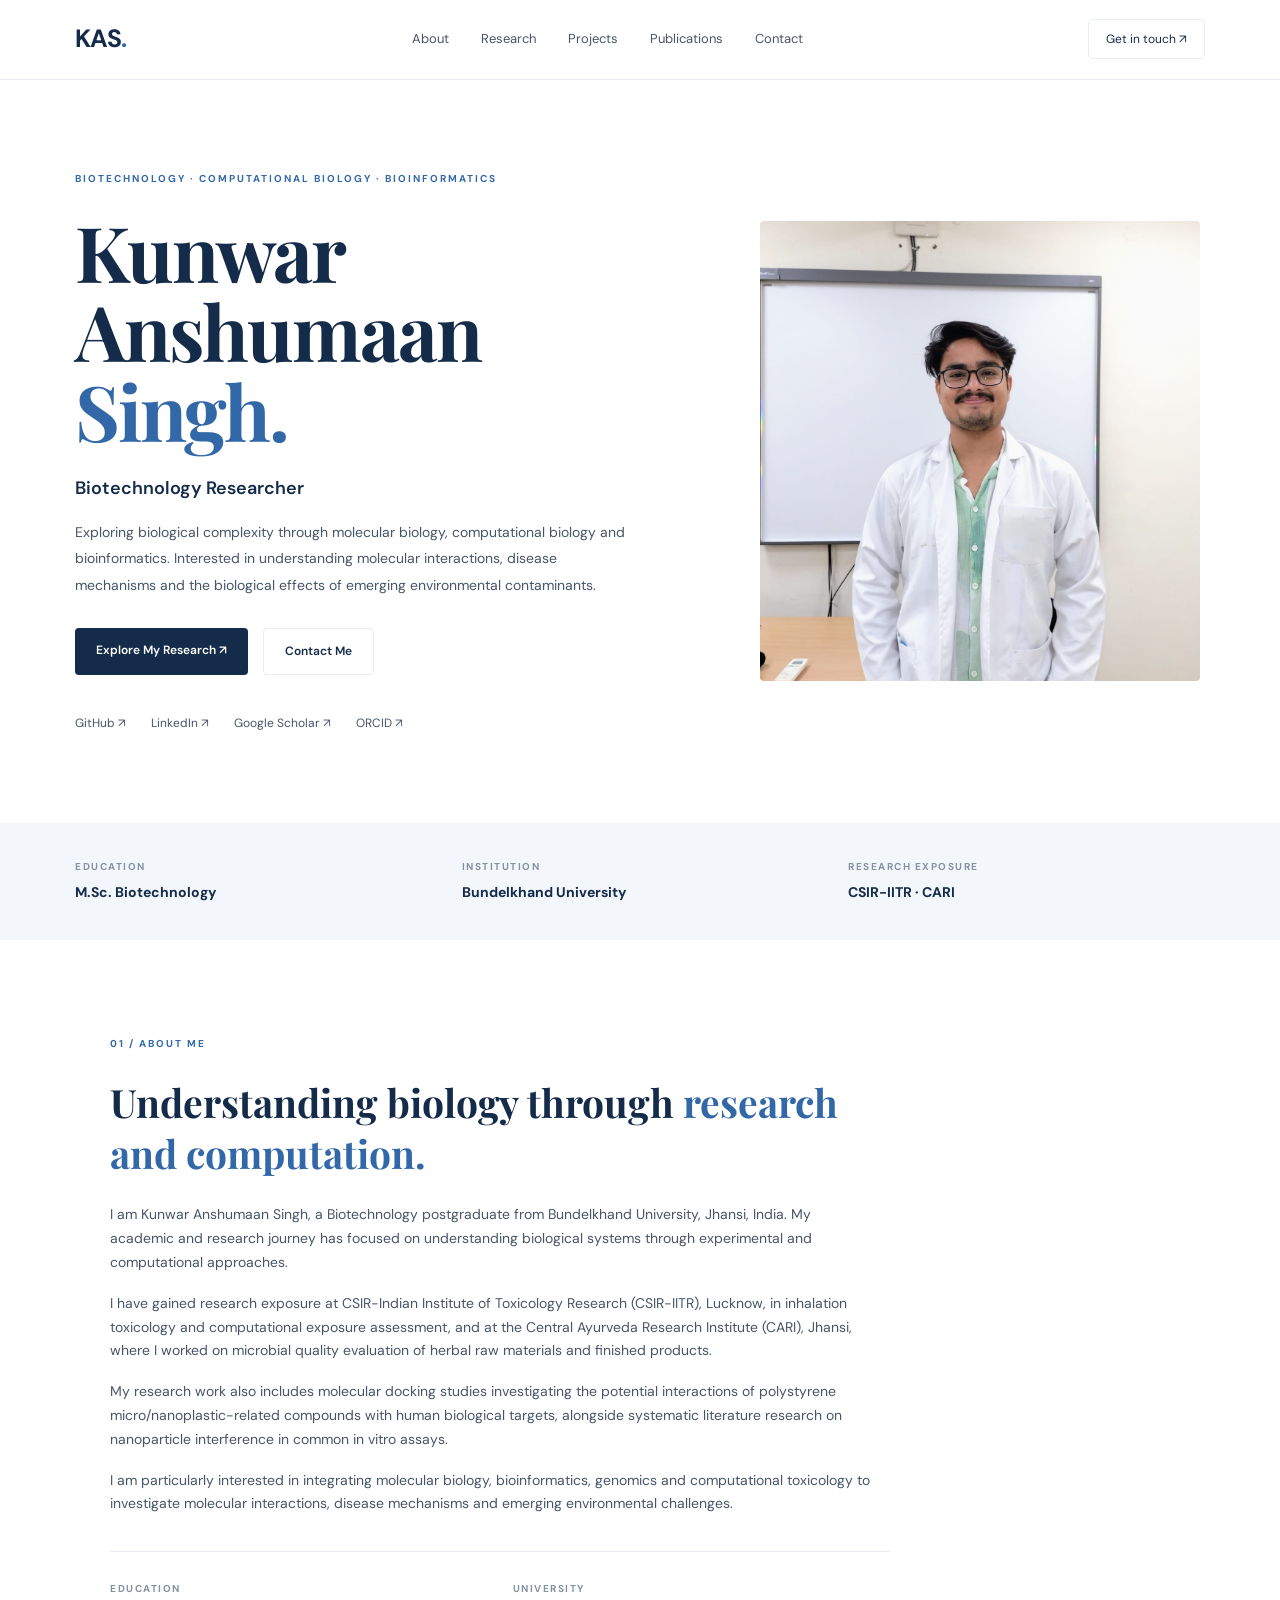
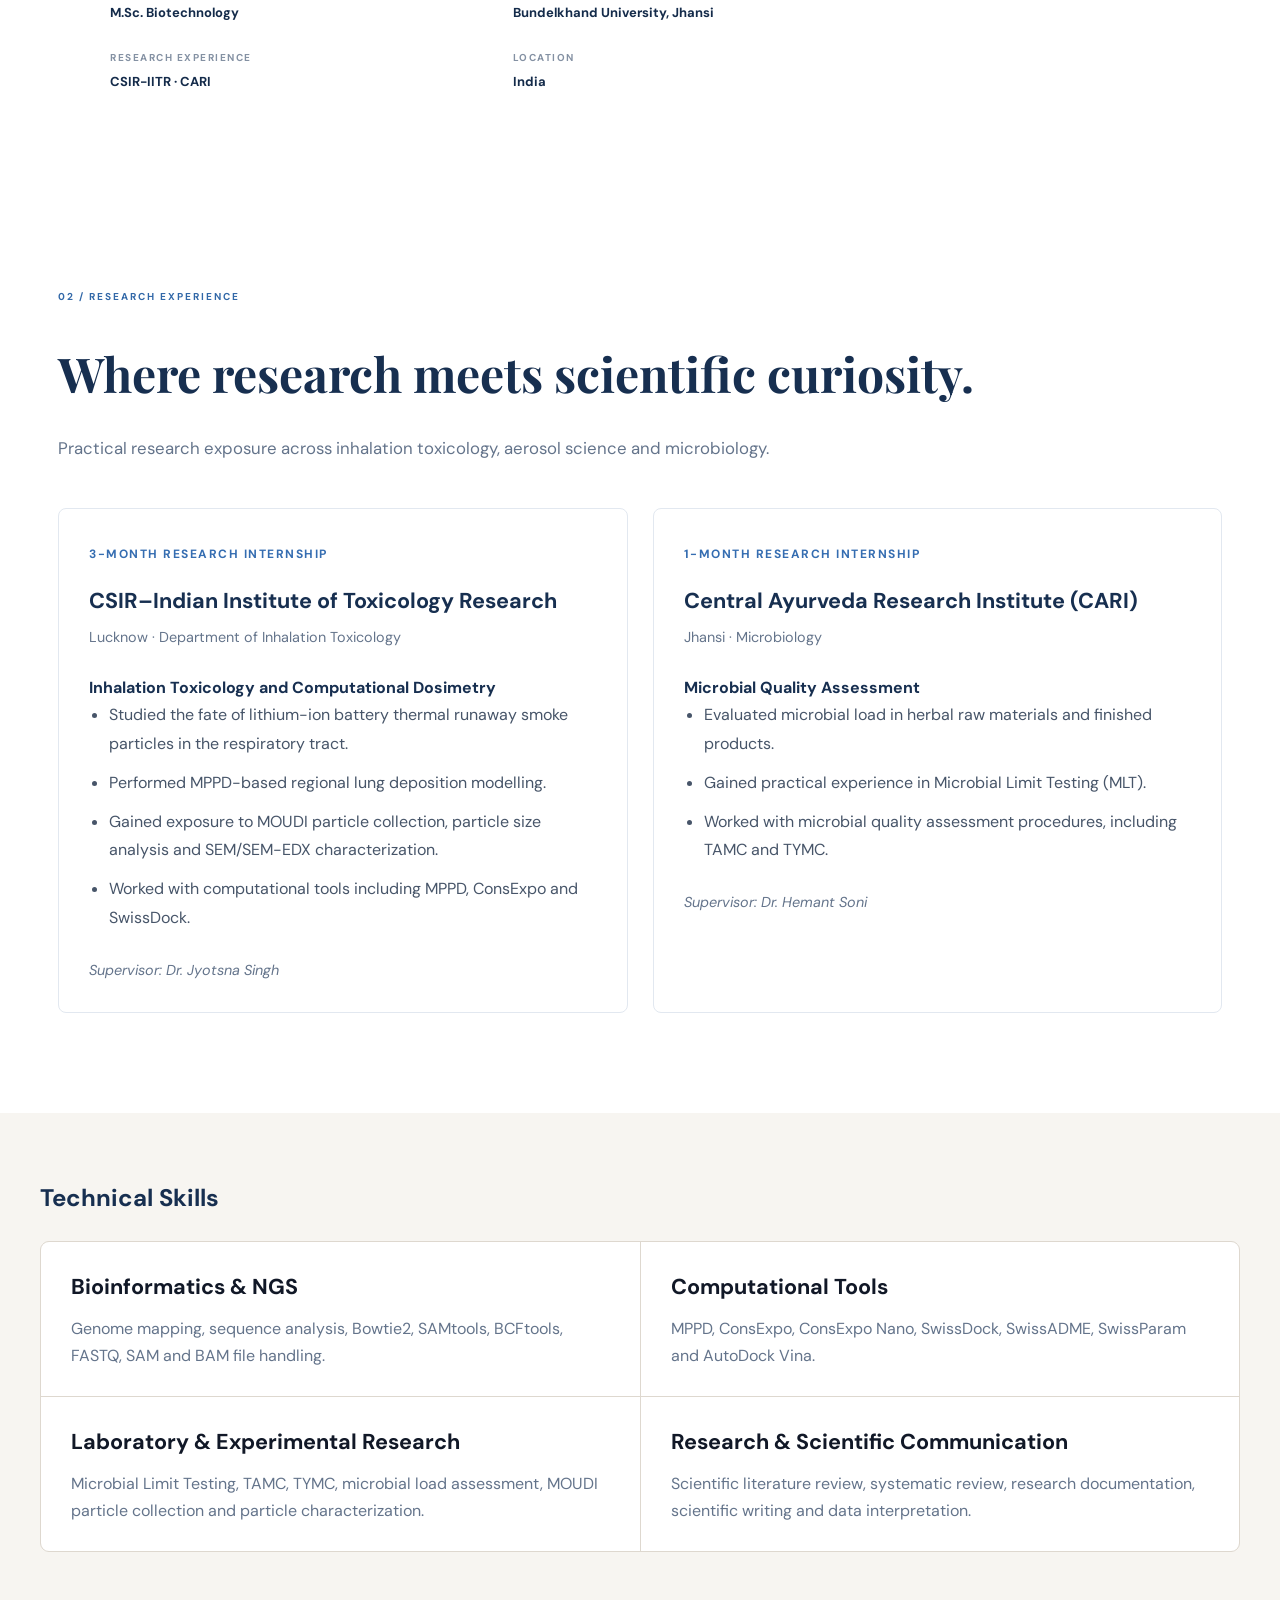
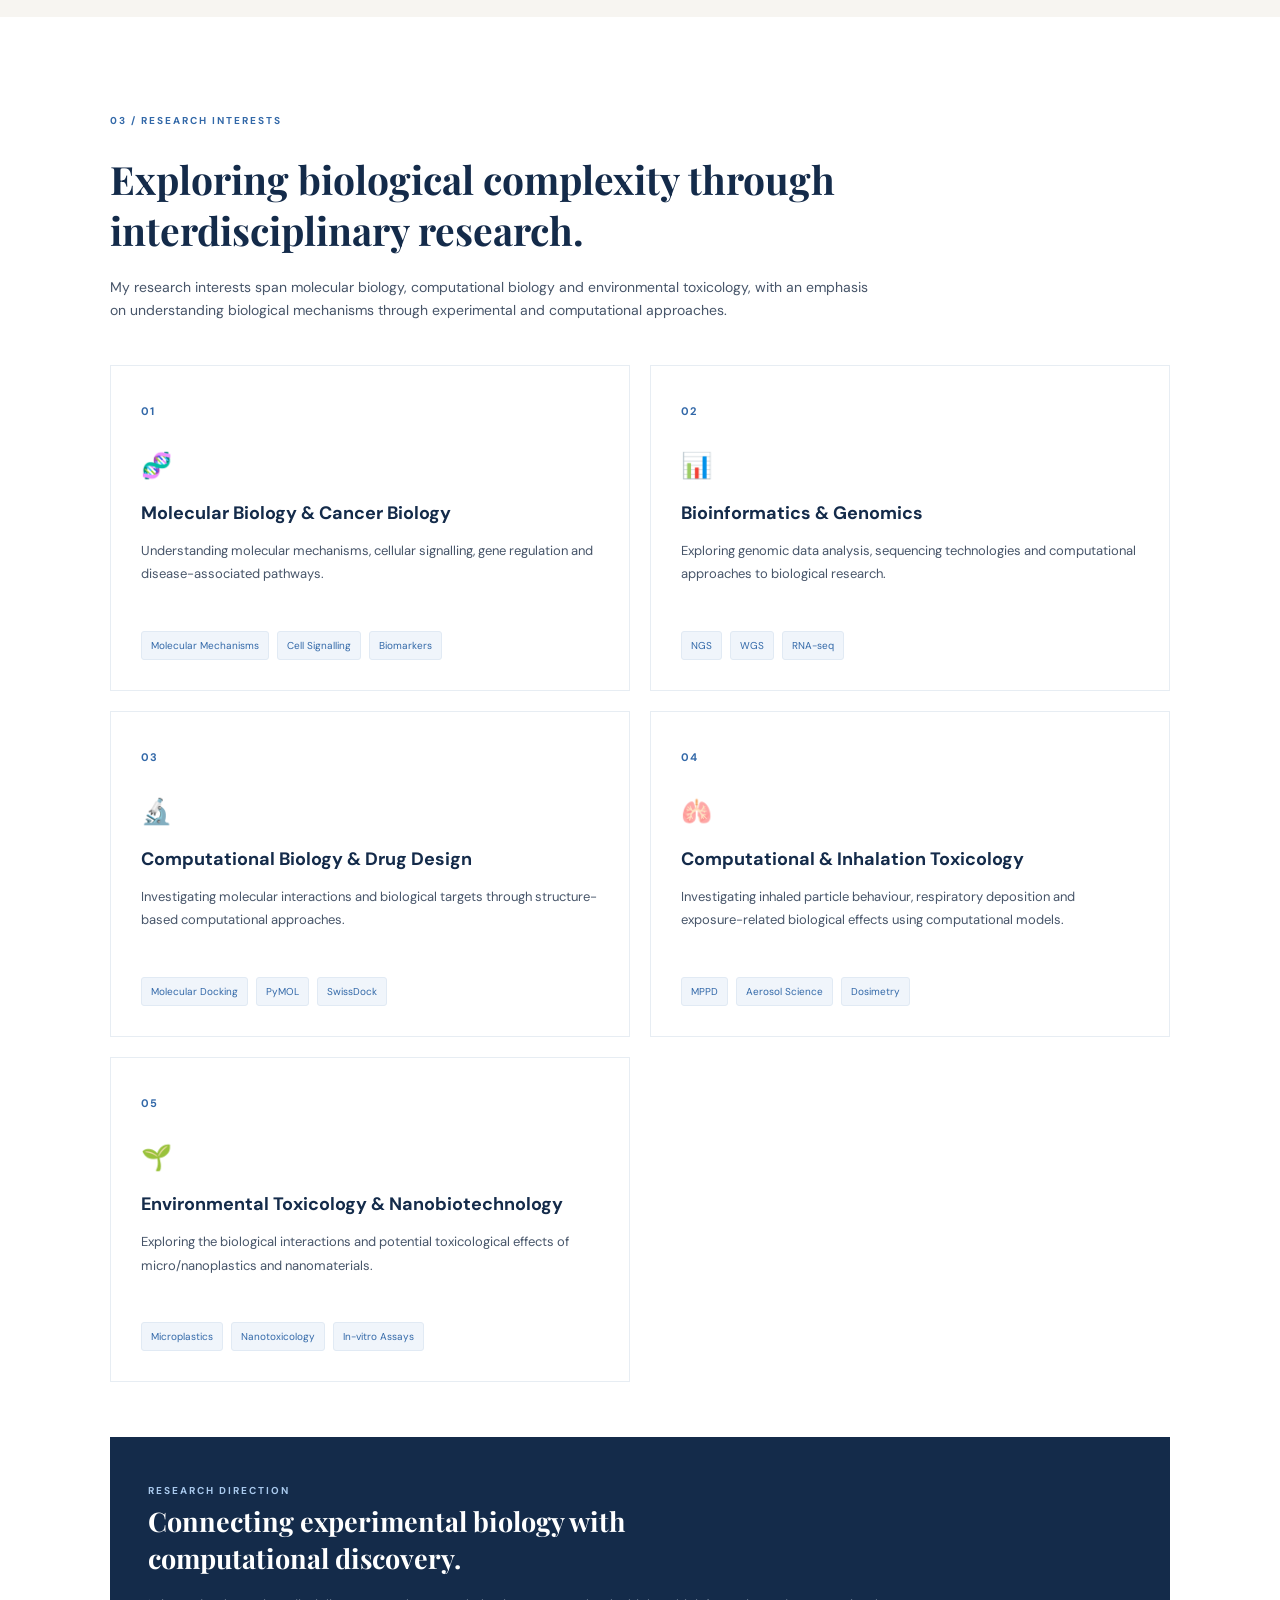
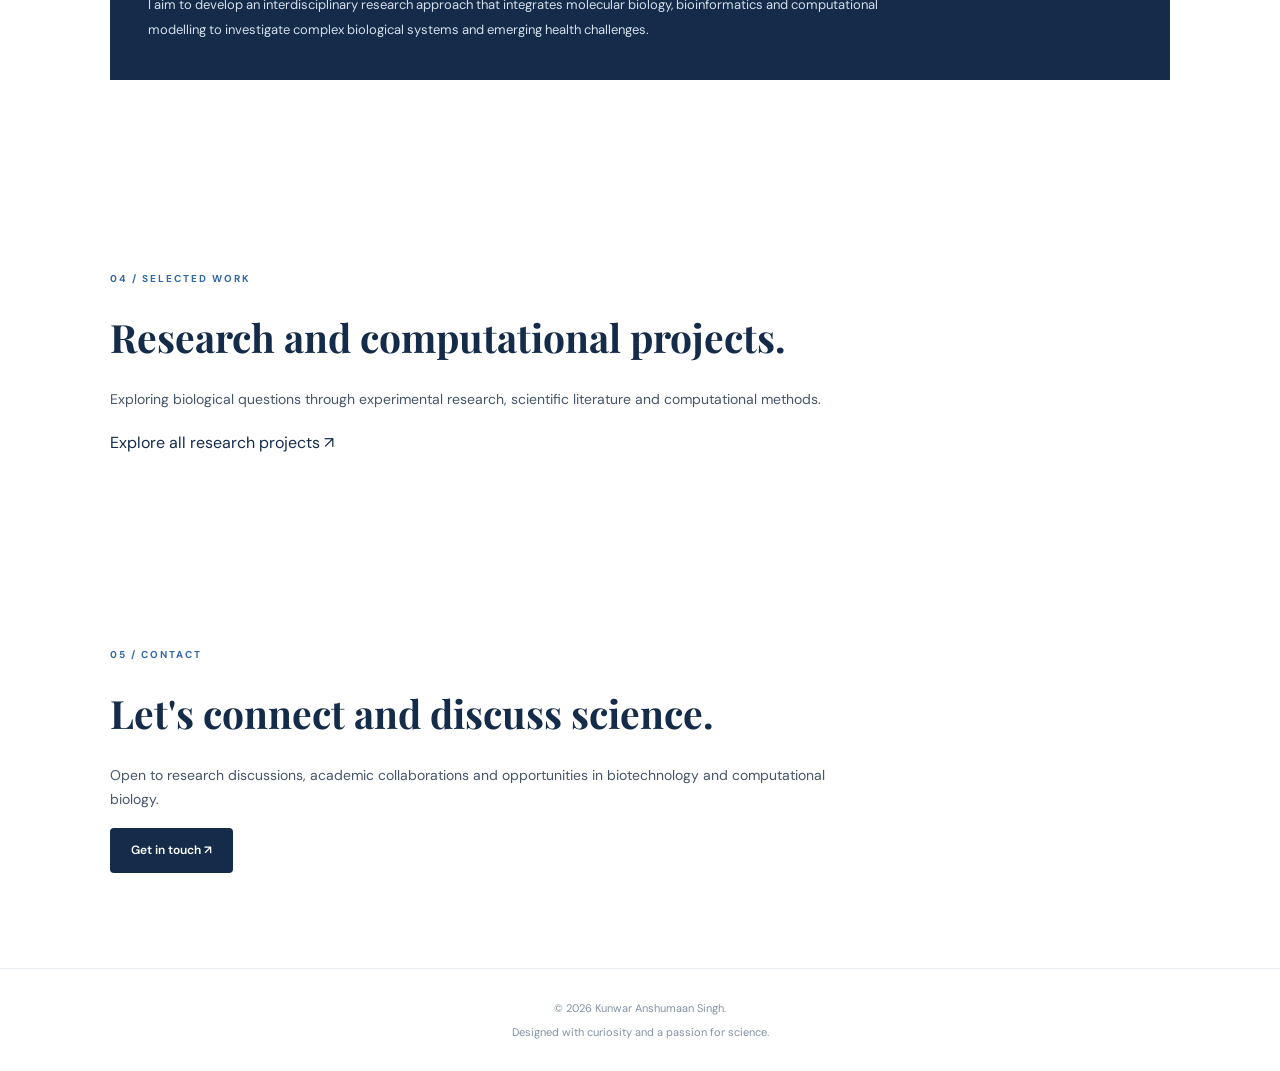
<file: index.html>
<!DOCTYPE html>
<html lang="en">
<head>
    <meta charset="UTF-8">
    <meta name="viewport" content="width=device-width, initial-scale=1.0">

    <meta name="description"
          content="Kunwar Anshumaan Singh - Biotechnology researcher working at the intersection of molecular biology, computational biology and bioinformatics.">

    <title>Kunwar Anshumaan Singh | Biotechnology Researcher</title>

    <link rel="stylesheet" href="style.css">
</head>

<body>

    <!-- Navigation bar -->
    <header class="site-header">
        <nav class="navbar">
            <a href="#" class="logo">KAS<span>.</span></a>

            <div class="nav-links">
                <a href="#about">About</a>
                <a href="#research">Research</a>
                <a href="projects.html">Projects</a>
                <a href="publications.html">Publications</a>
                <a href="#contact">Contact</a>
            </div>

            <a href="#contact" class="nav-button">Get in touch ↗</a>
        </nav>
    </header>

    <main>

        <!-- Homepage hero -->
        <section class="hero">

            <div class="hero-content">

                <p class="eyebrow">
                    BIOTECHNOLOGY · COMPUTATIONAL BIOLOGY · BIOINFORMATICS
                </p>

                <h1>
                    Kunwar<br>
                    Anshumaan<br>
                    <span>Singh.</span>
                </h1>

                <h2 class="professional-title">
                    Biotechnology Researcher
                </h2>

                <p class="hero-description">
                    Exploring biological complexity through molecular
                    biology, computational biology and bioinformatics.
                    Interested in understanding molecular interactions,
                    disease mechanisms and the biological effects
                    of emerging environmental contaminants.
                </p>

                <div class="hero-buttons">
                    <a href="#projects" class="primary-button">
                        Explore My Research ↗
                    </a>

                    <a href="#contact" class="secondary-button">
                        Contact Me
                    </a>
                </div>

                
<div class="social-links">

    <a href="https://github.com/kunwaranshumaan"
       target="_blank"
       rel="noopener noreferrer">GitHub ↗</a>

    <a href="https://www.linkedin.com/in/kunwar-anshumaan-singh-7b4950282/"
       target="_blank"
       rel="noopener noreferrer">LinkedIn ↗</a>

    <a href="https://scholar.google.com/citations?user=Q_GksaYAAAAJ&hl=en"
       target="_blank"
       rel="noopener noreferrer">Google Scholar ↗</a>

    <a href="https://orcid.org/0009-0008-1231-9402"
       target="_blank"
       rel="noopener noreferrer">ORCID ↗</a>

</div>


            </div>

            
<!-- Profile photograph -->
<div class="hero-image-wrapper">

    <img
        src="assets/profile.jpg"
        alt="Portrait of Kunwar Anshumaan Singh"
        class="profile-image"
    >

</div>


            </div>

        </section>

        <!-- Academic information -->
        <section class="academic-strip">

            <div class="academic-item">
                <span class="academic-label">EDUCATION</span>
                <strong>M.Sc. Biotechnology</strong>
            </div>

            <div class="academic-item">
                <span class="academic-label">INSTITUTION</span>
                <strong>Bundelkhand University</strong>
            </div>

            <div class="academic-item">
                <span class="academic-label">RESEARCH EXPOSURE</span>
                <strong>CSIR-IITR · CARI</strong>
            </div>

        </section>

        <!-- Research introduction -->
        
<!-- ABOUT SECTION -->
<section class="intro-section" id="about">

    <div class="section-label">01 / ABOUT ME</div>

    <div class="intro-content">

        <h2>
            Understanding biology through
            <span>research and computation.</span>
        </h2>

        <p>
            I am Kunwar Anshumaan Singh, a Biotechnology postgraduate
            from Bundelkhand University, Jhansi, India. My academic
            and research journey has focused on understanding
            biological systems through experimental and computational
            approaches.
        </p>

        <p>
            I have gained research exposure at CSIR-Indian Institute
            of Toxicology Research (CSIR-IITR), Lucknow, in inhalation
            toxicology and computational exposure assessment, and at
            the Central Ayurveda Research Institute (CARI), Jhansi,
            where I worked on microbial quality evaluation of herbal
            raw materials and finished products.
        </p>

        <p>
            My research work also includes molecular docking studies
            investigating the potential interactions of polystyrene
            micro/nanoplastic-related compounds with human biological
            targets, alongside systematic literature research on
            nanoparticle interference in common in vitro assays.
        </p>

        <p>
            I am particularly interested in integrating molecular
            biology, bioinformatics, genomics and computational
            toxicology to investigate molecular interactions,
            disease mechanisms and emerging environmental challenges.
        </p>

        <div class="about-details">

            <div class="detail-item">
                <span>EDUCATION</span>
                <strong>M.Sc. Biotechnology</strong>
            </div>

            <div class="detail-item">
                <span>UNIVERSITY</span>
                <strong>Bundelkhand University, Jhansi</strong>
            </div>

            <div class="detail-item">
                <span>RESEARCH EXPERIENCE</span>
                <strong>CSIR-IITR · CARI</strong>
            </div>

            <div class="detail-item">
                <span>LOCATION</span>
                <strong>India</strong>
            </div>

        </div>

    </div>

</section>


<section class="experience-section" id="experience">

    <div class="section-label">02 / RESEARCH EXPERIENCE</div>

    <h2>Where research meets scientific curiosity.</h2>

    <p class="experience-intro">
        Practical research exposure across inhalation toxicology,
        aerosol science and microbiology.
    </p>

    <div class="experience-list">

        <article class="experience-card">
            <span class="experience-duration">
                3-MONTH RESEARCH INTERNSHIP
            </span>

            <h3>CSIR–Indian Institute of Toxicology Research</h3>

            <p class="experience-location">
                Lucknow · Department of Inhalation Toxicology
            </p>

            <h4>Inhalation Toxicology and Computational Dosimetry</h4>

            <ul>
                <li>Studied the fate of lithium-ion battery thermal runaway smoke particles in the respiratory tract.</li>
                <li>Performed MPPD-based regional lung deposition modelling.</li>
                <li>Gained exposure to MOUDI particle collection, particle size analysis and SEM/SEM-EDX characterization.</li>
                <li>Worked with computational tools including MPPD, ConsExpo and SwissDock.</li>
            </ul>

            <p class="experience-supervisor">
                Supervisor: Dr. Jyotsna Singh
            </p>
        </article>

        <article class="experience-card">
            <span class="experience-duration">
                1-MONTH RESEARCH INTERNSHIP
            </span>

            <h3>Central Ayurveda Research Institute (CARI)</h3>

            <p class="experience-location">
                Jhansi · Microbiology
            </p>

            <h4>Microbial Quality Assessment</h4>

            <ul>
                <li>Evaluated microbial load in herbal raw materials and finished products.</li>
                <li>Gained practical experience in Microbial Limit Testing (MLT).</li>
                <li>Worked with microbial quality assessment procedures, including TAMC and TYMC.</li>
            </ul>

            <p class="experience-supervisor">
                Supervisor: Dr. Hemant Soni
            </p>
        </article>

    </div>
</section>


<section class="skills-section" id="skills">

    <h2 class="skills-heading">Technical Skills</h2>

    <div class="skills-grid">

        <div class="skill-card">
            <h3>Bioinformatics & NGS</h3>
            <p>
                Genome mapping, sequence analysis, Bowtie2,
                SAMtools, BCFtools, FASTQ, SAM and BAM
                file handling.
            </p>
        </div>

        <div class="skill-card">
            <h3>Computational Tools</h3>
            <p>
                MPPD, ConsExpo, ConsExpo Nano, SwissDock,
                SwissADME, SwissParam and AutoDock Vina.
            </p>
        </div>

        <div class="skill-card">
            <h3>Laboratory & Experimental Research</h3>
            <p>
                Microbial Limit Testing, TAMC, TYMC,
                microbial load assessment, MOUDI particle
                collection and particle characterization.
            </p>
        </div>

        <div class="skill-card">
            <h3>Research & Scientific Communication</h3>
            <p>
                Scientific literature review, systematic
                review, research documentation, scientific
                writing and data interpretation.
            </p>
        </div>

    </div>

    

</section>


        <!-- Research interests -->
       
<!-- RESEARCH INTERESTS SECTION -->

<section class="research-section" id="research">

    <div class="research-container">

        <div class="section-label">
            03 / RESEARCH INTERESTS
        </div>

        <h2>
            Exploring biological complexity
            through interdisciplinary research.
        </h2>

        <p class="research-intro">
            My research interests span molecular biology,
            computational biology and environmental toxicology,
            with an emphasis on understanding biological
            mechanisms through experimental and computational approaches.
        </p>

        <div class="research-grid">

            <!-- Research Area 1 -->
            <div class="research-card">
                <span class="research-number">01</span>

                <div class="research-icon">🧬</div>

                <h3>Molecular Biology & Cancer Biology</h3>

                <p>
                    Understanding molecular mechanisms,
                    cellular signalling, gene regulation
                    and disease-associated pathways.
                </p>

                <div class="research-tags">
                    <span>Molecular Mechanisms</span>
                    <span>Cell Signalling</span>
                    <span>Biomarkers</span>
                </div>
            </div>

            <!-- Research Area 2 -->
            <div class="research-card">
                <span class="research-number">02</span>

                <div class="research-icon">📊</div>

                <h3>Bioinformatics & Genomics</h3>

                <p>
                    Exploring genomic data analysis,
                    sequencing technologies and
                    computational approaches to biological research.
                </p>

                <div class="research-tags">
                    <span>NGS</span>
                    <span>WGS</span>
                    <span>RNA-seq</span>
                </div>
            </div>

            <!-- Research Area 3 -->
            <div class="research-card">
                <span class="research-number">03</span>

                <div class="research-icon">🔬</div>

                <h3>Computational Biology & Drug Design</h3>

                <p>
                    Investigating molecular interactions
                    and biological targets through
                    structure-based computational approaches.
                </p>

                <div class="research-tags">
                    <span>Molecular Docking</span>
                    <span>PyMOL</span>
                    <span>SwissDock</span>
                </div>
            </div>

            <!-- Research Area 4 -->
            <div class="research-card">
                <span class="research-number">04</span>

                <div class="research-icon">🫁</div>

                <h3>Computational & Inhalation Toxicology</h3>

                <p>
                    Investigating inhaled particle behaviour,
                    respiratory deposition and exposure-related
                    biological effects using computational models.
                </p>

                <div class="research-tags">
                    <span>MPPD</span>
                    <span>Aerosol Science</span>
                    <span>Dosimetry</span>
                </div>
            </div>

            <!-- Research Area 5 -->
            <div class="research-card">
                <span class="research-number">05</span>

                <div class="research-icon">🌱</div>

                <h3>Environmental Toxicology & Nanobiotechnology</h3>

                <p>
                    Exploring the biological interactions
                    and potential toxicological effects
                    of micro/nanoplastics and nanomaterials.
                </p>

                <div class="research-tags">
                    <span>Microplastics</span>
                    <span>Nanotoxicology</span>
                    <span>In-vitro Assays</span>
                </div>
            </div>

        </div>

        <!-- Scientific direction -->
        <div class="research-direction">

            <span class="section-label">
                RESEARCH DIRECTION
            </span>

            <h3>
                Connecting experimental biology
                with computational discovery.
            </h3>

            <p>
                I aim to develop an interdisciplinary research
                approach that integrates molecular biology,
                bioinformatics and computational modelling
                to investigate complex biological systems
                and emerging health challenges.
            </p>

        </div>

    </div>

</section>


        <!-- Selected projects -->
        <section class="projects-section" id="projects">

            <div class="section-label">04 / SELECTED WORK</div>

            <h2>Research and computational projects.</h2>

            <p>
                Exploring biological questions through experimental
                research, scientific literature and computational methods.
            </p>

           <a href="projects.html" class="text-link">
    Explore all research projects ↗
</a>

        </section>

        <!-- Contact -->
        <section class="contact-section" id="contact">

            <div class="section-label">05 / CONTACT</div>

            <h2>Let's connect and discuss science.</h2>

            <p>
                Open to research discussions, academic collaborations
                and opportunities in biotechnology and computational biology.
            </p>

            
<a href="mailto:kunwarsingh2425@gmail.com?subject=Research%20Collaboration%20or%20PhD%20Opportunity" class="primary-button">
    Get in touch ↗
</a>


        </section>

    </main>

    <footer>
        <p>© <span id="year"></span> Kunwar Anshumaan Singh.</p>
        <p>Designed with curiosity and a passion for science.</p>
    </footer>

    <script src="script.js"></script>

</body>
</html>
</file>
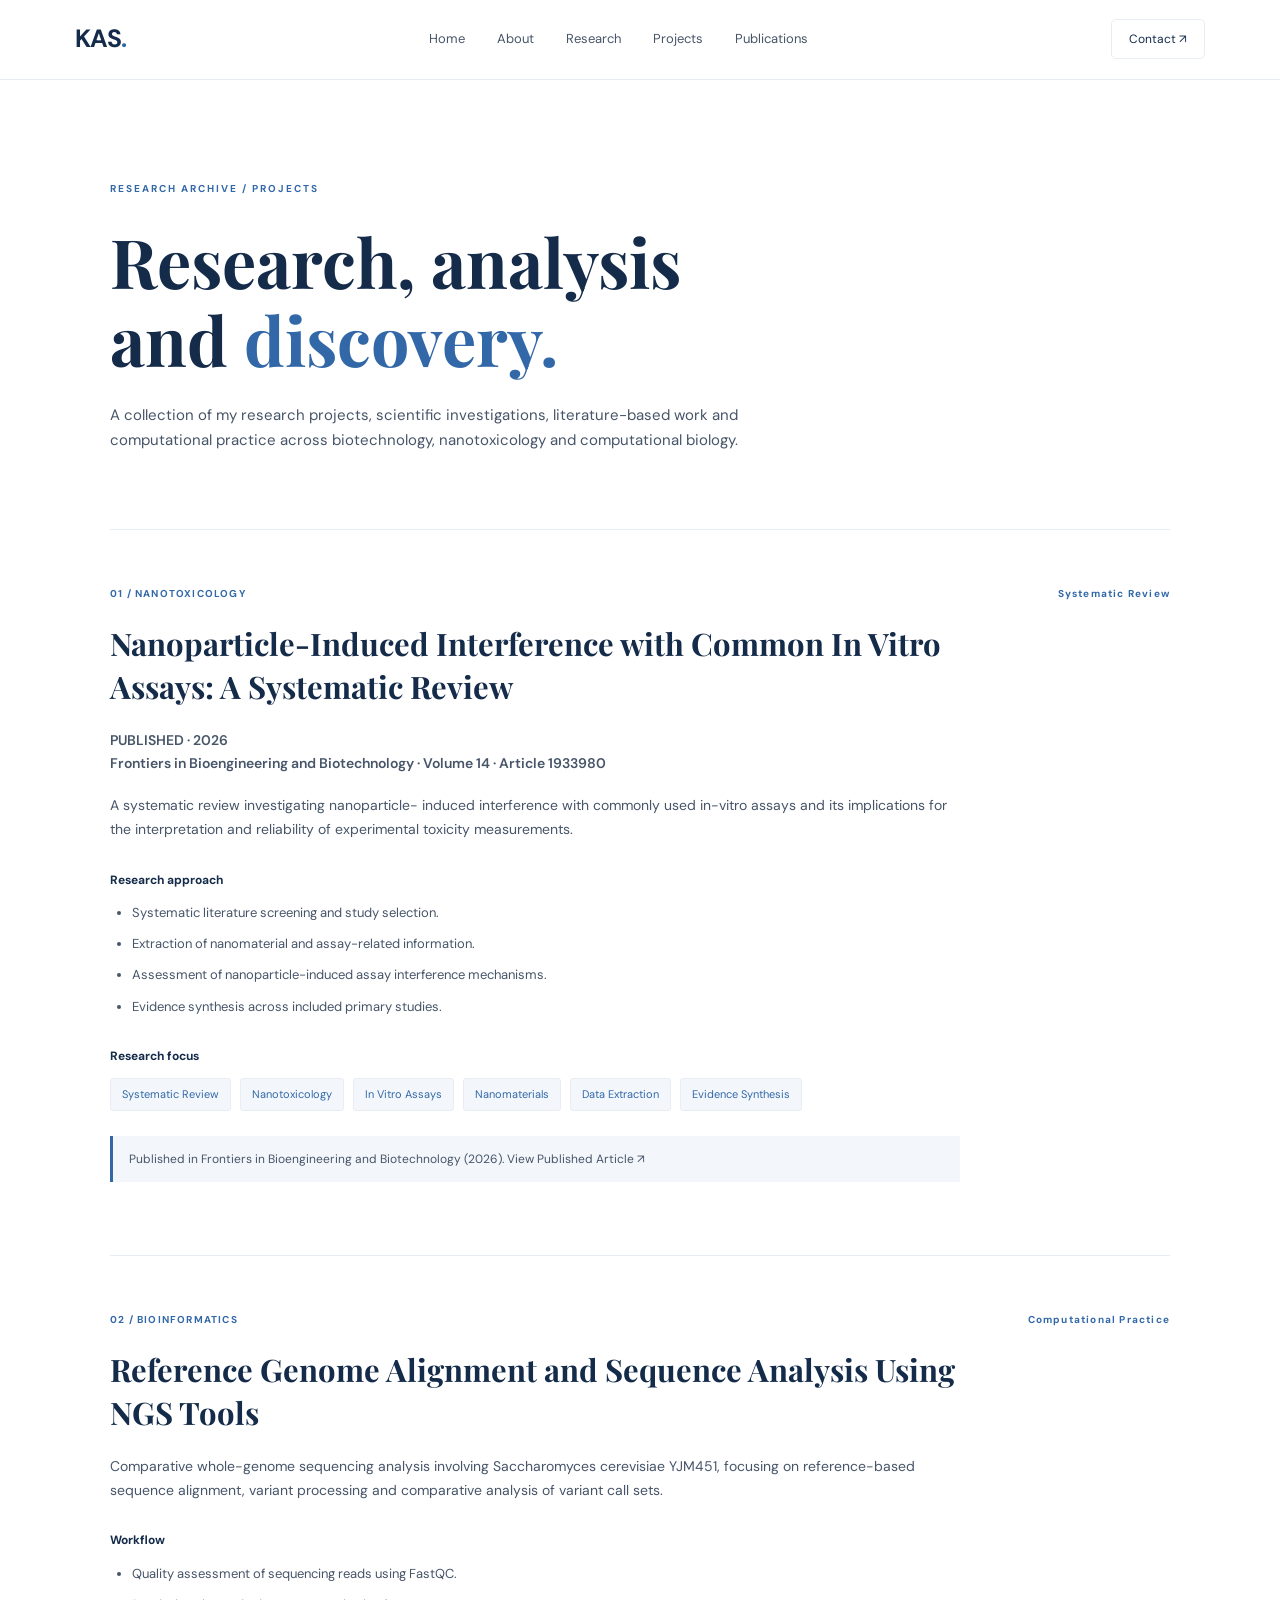
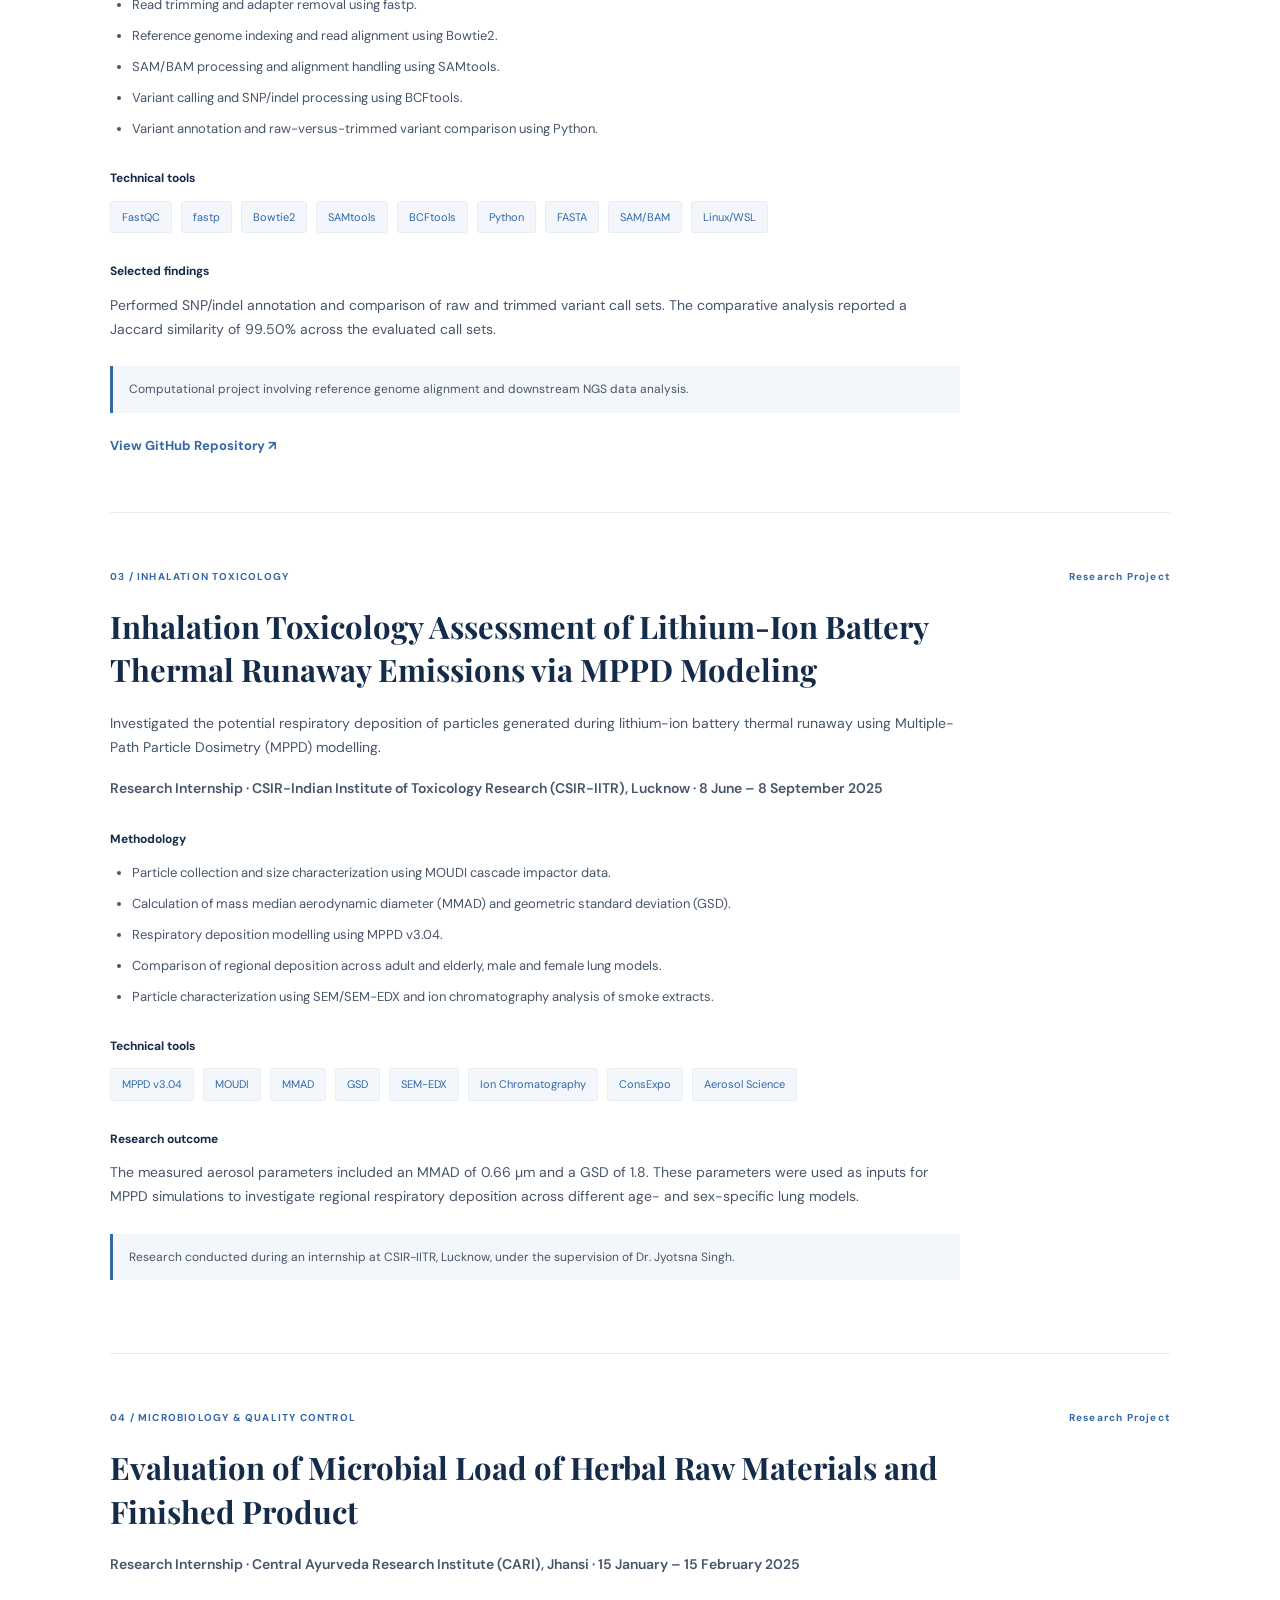
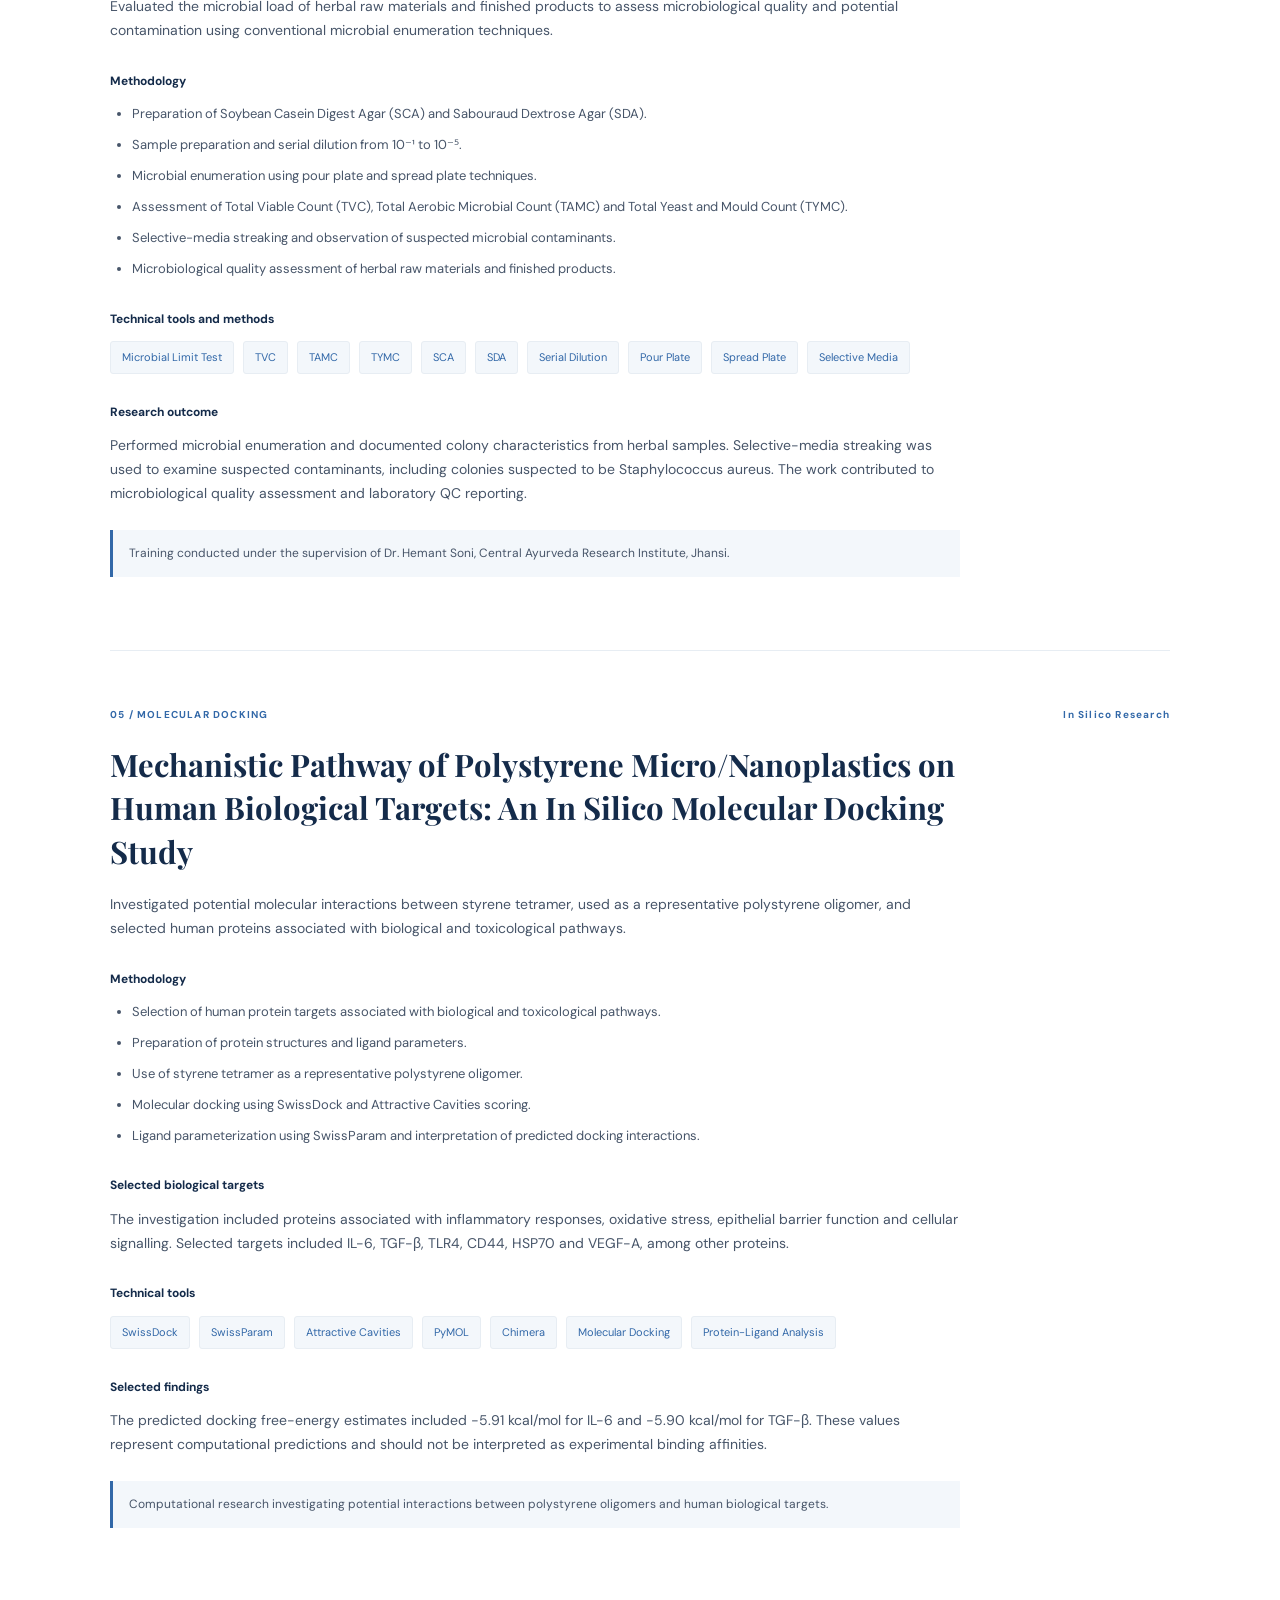
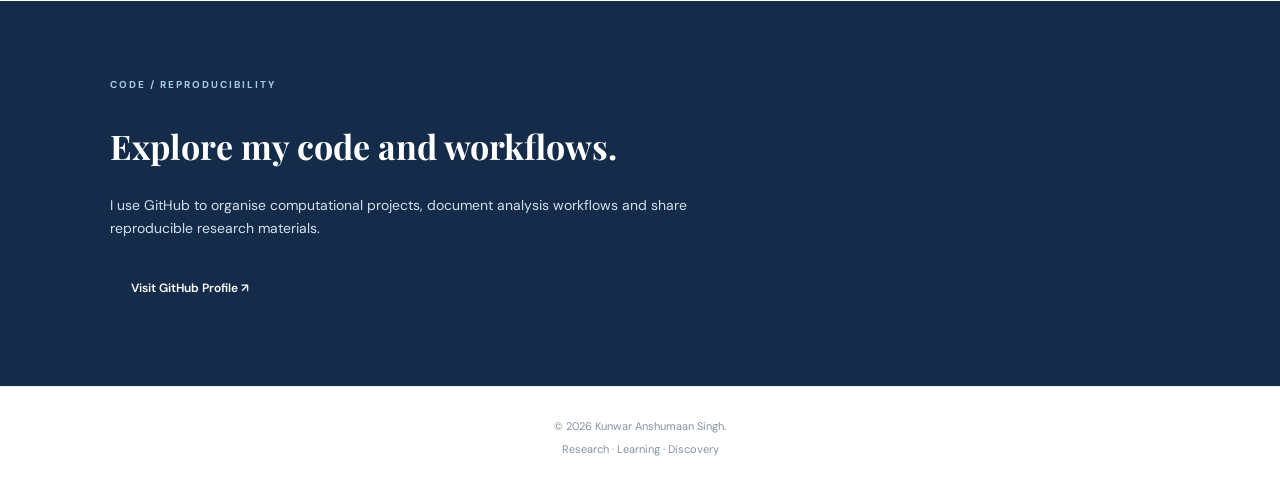
<file: projects.html>
<!DOCTYPE html>
<html lang="en">
<head>
    <meta charset="UTF-8">
    <meta name="viewport" content="width=device-width, initial-scale=1.0">

    <meta name="description"
          content="Research projects by Kunwar Anshumaan Singh in nanotoxicology, bioinformatics, inhalation toxicology, microbiology and molecular docking.">

    <title>Research Projects | Kunwar Anshumaan Singh</title>

    <link rel="stylesheet" href="style.css">
</head>

<body>

    <header class="site-header">
        <nav class="navbar">
            <a href="index.html" class="logo">KAS<span>.</span></a>

            <div class="nav-links">
                <a href="index.html">Home</a>
                <a href="index.html#about">About</a>
                <a href="index.html#research">Research</a>
                <a href="#projects">Projects</a>
                <a href="publications.html">Publications</a>
            </div>

            <a href="index.html#contact" class="nav-button">
                Contact ↗
            </a>
        </nav>
    </header>

    <main>

        <!-- PROJECT HERO -->

        <section class="project-hero">

            <div class="section-label">RESEARCH ARCHIVE / PROJECTS</div>

            <h1>
                Research, analysis<br>
                and <span>discovery.</span>
            </h1>

            <p>
                A collection of my research projects, scientific
                investigations, literature-based work and
                computational practice across biotechnology,
                nanotoxicology and computational biology.
            </p>

        </section>


        <!-- PROJECT LIST -->

        <section class="project-list" id="projects">


            <!-- 01 / NANOTOXICOLOGY -->

            <article class="project-detail">

                <div class="project-meta">
                    <span>01 / NANOTOXICOLOGY</span>
                    <span>Systematic Review</span>
                </div>

                <h2>
                    Nanoparticle-Induced Interference
                    with Common In Vitro Assays:
                    A Systematic Review
                </h2>

                <p class="journal-name">
                    PUBLISHED · 2026
                    <br>
                    Frontiers in Bioengineering and Biotechnology
                    · Volume 14 · Article 1933980
                </p>

                <p>
                    A systematic review investigating nanoparticle-
                    induced interference with commonly used
                    in-vitro assays and its implications for
                    the interpretation and reliability of
                    experimental toxicity measurements.
                </p>

                <div class="project-subheading">
                    Research approach
                </div>

                <ul>
                    <li>Systematic literature screening and study selection.</li>
                    <li>Extraction of nanomaterial and assay-related information.</li>
                    <li>Assessment of nanoparticle-induced assay interference mechanisms.</li>
                    <li>Evidence synthesis across included primary studies.</li>
                </ul>

                <div class="project-subheading">
                    Research focus
                </div>

                <div class="project-tags">
                    <span>Systematic Review</span>
                    <span>Nanotoxicology</span>
                    <span>In Vitro Assays</span>
                    <span>Nanomaterials</span>
                    <span>Data Extraction</span>
                    <span>Evidence Synthesis</span>
                </div>

                <p class="project-note">
                    Published in Frontiers in Bioengineering
                    and Biotechnology (2026).
                    <a href="https://doi.org/10.3389/fbioe.2026.1933980"
                       target="_blank"
                       rel="noopener noreferrer">
                        View Published Article ↗
                    </a>
                </p>

            </article>


            <!-- 02 / BIOINFORMATICS -->

            <article class="project-detail">

                <div class="project-meta">
                    <span>02 / BIOINFORMATICS</span>
                    <span>Computational Practice</span>
                </div>

                <h2>
                    Reference Genome Alignment
                    and Sequence Analysis Using NGS Tools
                </h2>

                <p>
                    Comparative whole-genome sequencing analysis
                    involving Saccharomyces cerevisiae YJM451,
                    focusing on reference-based sequence alignment,
                    variant processing and comparative analysis
                    of variant call sets.
                </p>

                <div class="project-subheading">
                    Workflow
                </div>

                <ul>
                    <li>Quality assessment of sequencing reads using FastQC.</li>
                    <li>Read trimming and adapter removal using fastp.</li>
                    <li>Reference genome indexing and read alignment using Bowtie2.</li>
                    <li>SAM/BAM processing and alignment handling using SAMtools.</li>
                    <li>Variant calling and SNP/indel processing using BCFtools.</li>
                    <li>Variant annotation and raw-versus-trimmed variant comparison using Python.</li>
                </ul>

                <div class="project-subheading">
                    Technical tools
                </div>

                <div class="project-tags">
                    <span>FastQC</span>
                    <span>fastp</span>
                    <span>Bowtie2</span>
                    <span>SAMtools</span>
                    <span>BCFtools</span>
                    <span>Python</span>
                    <span>FASTA</span>
                    <span>SAM/BAM</span>
                    <span>Linux/WSL</span>
                </div>

                <div class="project-subheading">
                    Selected findings
                </div>

                <p>
                    Performed SNP/indel annotation and comparison
                    of raw and trimmed variant call sets.
                    The comparative analysis reported a
                    Jaccard similarity of 99.50% across
                    the evaluated call sets.
                </p>

                <p class="project-note">
                    Computational project involving reference
                    genome alignment and downstream NGS
                    data analysis.
                </p>

                <div class="publication-links">
                    <a href="https://github.com/kunwaranshumaan/yeast-genome-analysis-pipeline"
                       target="_blank"
                       rel="noopener noreferrer">
                        View GitHub Repository ↗
                    </a>
                </div>

            </article>


            <!-- 03 / INHALATION TOXICOLOGY -->

            <article class="project-detail">

                <div class="project-meta">
                    <span>03 / INHALATION TOXICOLOGY</span>
                    <span>Research Project</span>
                </div>

                <h2>
                    Inhalation Toxicology Assessment of
                    Lithium-Ion Battery Thermal Runaway
                    Emissions via MPPD Modeling
                </h2>

                <p>
                    Investigated the potential respiratory deposition
                    of particles generated during lithium-ion battery
                    thermal runaway using Multiple-Path Particle
                    Dosimetry (MPPD) modelling.
                </p>

                <p class="journal-name">
                    Research Internship · CSIR-Indian Institute
                    of Toxicology Research (CSIR-IITR), Lucknow
                    · 8 June – 8 September 2025
                </p>

                <div class="project-subheading">
                    Methodology
                </div>

                <ul>
                    <li>Particle collection and size characterization using MOUDI cascade impactor data.</li>
                    <li>Calculation of mass median aerodynamic diameter (MMAD) and geometric standard deviation (GSD).</li>
                    <li>Respiratory deposition modelling using MPPD v3.04.</li>
                    <li>Comparison of regional deposition across adult and elderly, male and female lung models.</li>
                    <li>Particle characterization using SEM/SEM-EDX and ion chromatography analysis of smoke extracts.</li>
                </ul>

                <div class="project-subheading">
                    Technical tools
                </div>

                <div class="project-tags">
                    <span>MPPD v3.04</span>
                    <span>MOUDI</span>
                    <span>MMAD</span>
                    <span>GSD</span>
                    <span>SEM-EDX</span>
                    <span>Ion Chromatography</span>
                    <span>ConsExpo</span>
                    <span>Aerosol Science</span>
                </div>

                <div class="project-subheading">
                    Research outcome
                </div>

                <p>
                    The measured aerosol parameters included
                    an MMAD of 0.66 µm and a GSD of 1.8.
                    These parameters were used as inputs for
                    MPPD simulations to investigate regional
                    respiratory deposition across different
                    age- and sex-specific lung models.
                </p>

                <p class="project-note">
                    Research conducted during an internship
                    at CSIR-IITR, Lucknow, under the supervision
                    of Dr. Jyotsna Singh.
                </p>

            </article>


            <!-- 04 / CENTRAL AYURVEDA RESEARCH INSTITUTE -->

            <article class="project-detail">

                <div class="project-meta">
                    <span>04 / MICROBIOLOGY & QUALITY CONTROL</span>
                    <span>Research Project</span>
                </div>

                <h2>
                    Evaluation of Microbial Load of
                    Herbal Raw Materials and Finished Product
                </h2>

                <p class="journal-name">
                    Research Internship · Central Ayurveda
                    Research Institute (CARI), Jhansi
                    · 15 January – 15 February 2025
                </p>

                <p>
                    Evaluated the microbial load of herbal raw
                    materials and finished products to assess
                    microbiological quality and potential
                    contamination using conventional
                    microbial enumeration techniques.
                </p>

                <div class="project-subheading">
                    Methodology
                </div>

                <ul>
                    <li>Preparation of Soybean Casein Digest Agar (SCA) and Sabouraud Dextrose Agar (SDA).</li>
                    <li>Sample preparation and serial dilution from 10⁻¹ to 10⁻⁵.</li>
                    <li>Microbial enumeration using pour plate and spread plate techniques.</li>
                    <li>Assessment of Total Viable Count (TVC), Total Aerobic Microbial Count (TAMC) and Total Yeast and Mould Count (TYMC).</li>
                    <li>Selective-media streaking and observation of suspected microbial contaminants.</li>
                    <li>Microbiological quality assessment of herbal raw materials and finished products.</li>
                </ul>

                <div class="project-subheading">
                    Technical tools and methods
                </div>

                <div class="project-tags">
                    <span>Microbial Limit Test</span>
                    <span>TVC</span>
                    <span>TAMC</span>
                    <span>TYMC</span>
                    <span>SCA</span>
                    <span>SDA</span>
                    <span>Serial Dilution</span>
                    <span>Pour Plate</span>
                    <span>Spread Plate</span>
                    <span>Selective Media</span>
                </div>

                <div class="project-subheading">
                    Research outcome
                </div>

                <p>
                    Performed microbial enumeration and documented
                    colony characteristics from herbal samples.
                    Selective-media streaking was used to examine
                    suspected contaminants, including colonies
                    suspected to be Staphylococcus aureus.
                    The work contributed to microbiological
                    quality assessment and laboratory QC reporting.
                </p>

                <p class="project-note">
                    Training conducted under the supervision
                    of Dr. Hemant Soni, Central Ayurveda
                    Research Institute, Jhansi.
                </p>

            </article>


            <!-- 05 / MOLECULAR DOCKING -->

            <article class="project-detail">

                <div class="project-meta">
                    <span>05 / MOLECULAR DOCKING</span>
                    <span>In Silico Research</span>
                </div>

                <h2>
                    Mechanistic Pathway of Polystyrene
                    Micro/Nanoplastics on Human Biological
                    Targets: An In Silico Molecular Docking Study
                </h2>

                <p>
                    Investigated potential molecular interactions
                    between styrene tetramer, used as a representative
                    polystyrene oligomer, and selected human proteins
                    associated with biological and toxicological
                    pathways.
                </p>

                <div class="project-subheading">
                    Methodology
                </div>

                <ul>
                    <li>Selection of human protein targets associated with biological and toxicological pathways.</li>
                    <li>Preparation of protein structures and ligand parameters.</li>
                    <li>Use of styrene tetramer as a representative polystyrene oligomer.</li>
                    <li>Molecular docking using SwissDock and Attractive Cavities scoring.</li>
                    <li>Ligand parameterization using SwissParam and interpretation of predicted docking interactions.</li>
                </ul>

                <div class="project-subheading">
                    Selected biological targets
                </div>

                <p>
                    The investigation included proteins associated
                    with inflammatory responses, oxidative stress,
                    epithelial barrier function and cellular signalling.
                    Selected targets included IL-6, TGF-β, TLR4,
                    CD44, HSP70 and VEGF-A, among other proteins.
                </p>

                <div class="project-subheading">
                    Technical tools
                </div>

                <div class="project-tags">
                    <span>SwissDock</span>
                    <span>SwissParam</span>
                    <span>Attractive Cavities</span>
                    <span>PyMOL</span>
                    <span>Chimera</span>
                    <span>Molecular Docking</span>
                    <span>Protein-Ligand Analysis</span>
                </div>

                <div class="project-subheading">
                    Selected findings
                </div>

                <p>
                    The predicted docking free-energy estimates
                    included −5.91 kcal/mol for IL-6 and
                    −5.90 kcal/mol for TGF-β.
                    These values represent computational
                    predictions and should not be interpreted
                    as experimental binding affinities.
                </p>

                <p class="project-note">
                    Computational research investigating
                    potential interactions between polystyrene
                    oligomers and human biological targets.
                </p>

            </article>

        </section>


        <!-- GITHUB SECTION -->

        <section class="github-section">

            <div class="section-label">CODE / REPRODUCIBILITY</div>

            <h2>Explore my code and workflows.</h2>

            <p>
                I use GitHub to organise computational projects,
                document analysis workflows and share reproducible
                research materials.
            </p>

            <a href="https://github.com/kunwaranshumaan"
               class="primary-button"
               target="_blank"
               rel="noopener noreferrer">
                Visit GitHub Profile ↗
            </a>

        </section>

    </main>

    <footer>
        <p>© <span id="year"></span> Kunwar Anshumaan Singh.</p>
        <p>Research · Learning · Discovery</p>
    </footer>

    <script src="script.js"></script>

</body>
</html>
</file>
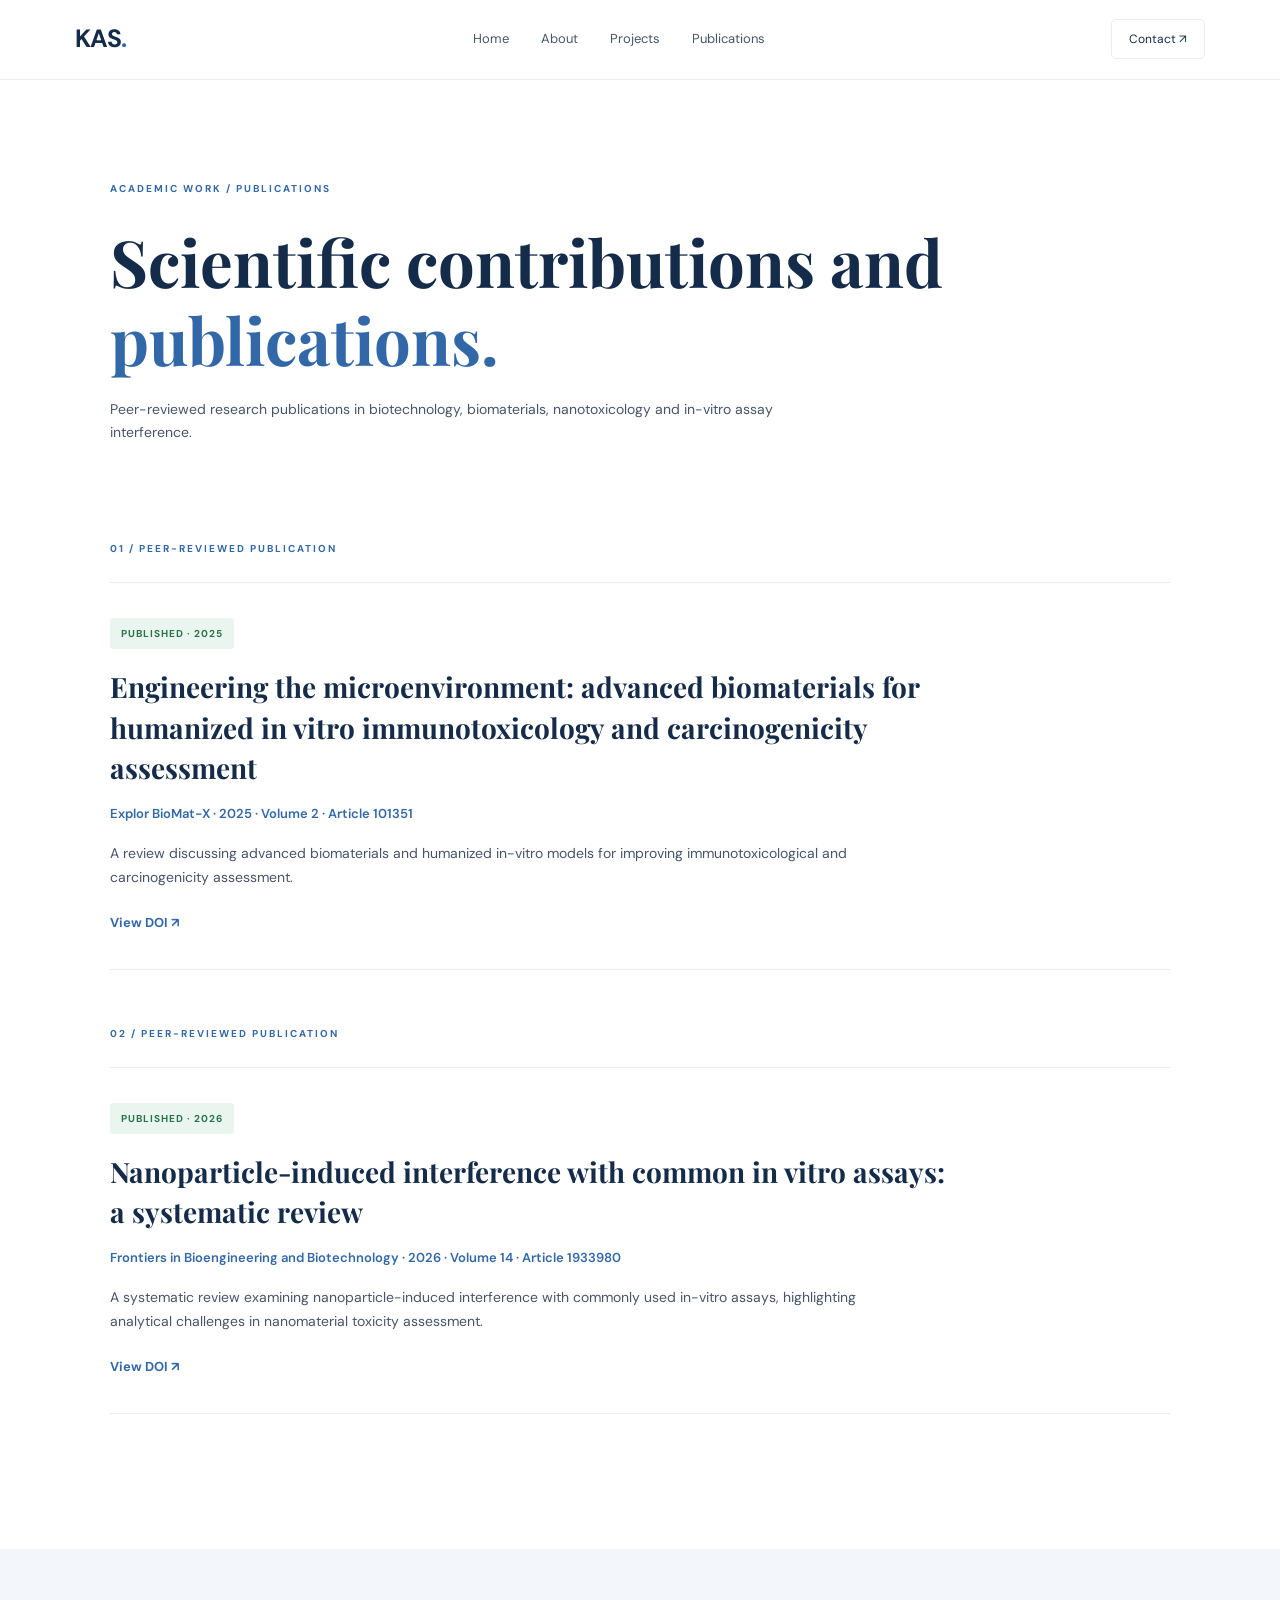
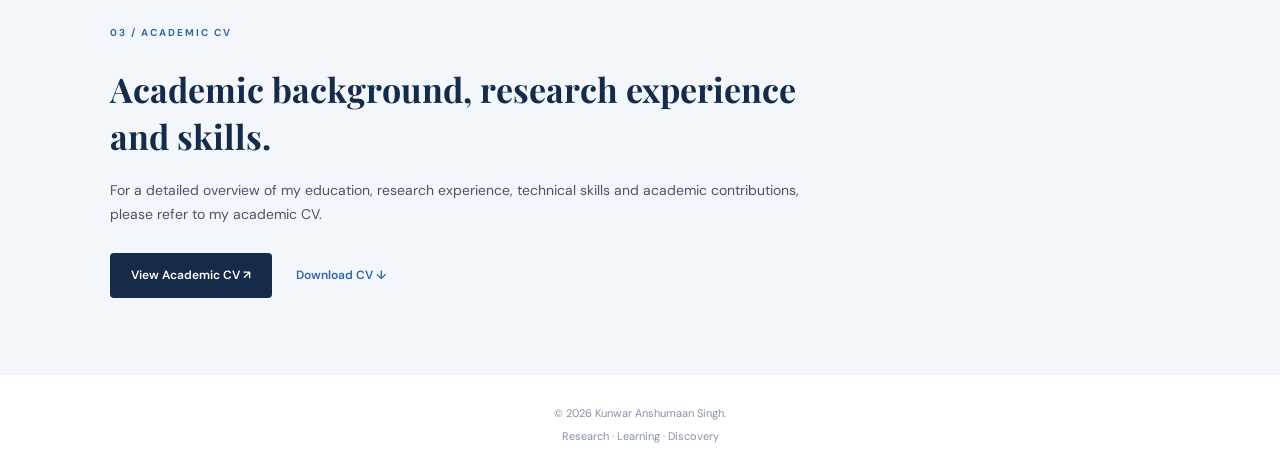
<file: publications.html>
<!DOCTYPE html>
<html lang="en">
<head>
    <meta charset="UTF-8">
    <meta name="viewport" content="width=device-width, initial-scale=1.0">

    <meta name="description"
          content="Peer-reviewed research publications by Kunwar Anshumaan Singh.">

    <title>Publications | Kunwar Anshumaan Singh</title>

    <link rel="stylesheet" href="style.css">
</head>

<body>

    <header class="site-header">
        <nav class="navbar">
            <a href="index.html" class="logo">KAS<span>.</span></a>

            <div class="nav-links">
                <a href="index.html">Home</a>
                <a href="index.html#about">About</a>
                <a href="projects.html">Projects</a>
                <a href="publications.html">Publications</a>
            </div>

            <a href="index.html#contact" class="nav-button">
                Contact ↗
            </a>
        </nav>
    </header>

    <main>

        <section class="publication-hero">
            <div class="section-label">ACADEMIC WORK / PUBLICATIONS</div>

            <h1>
                Scientific contributions
                and <span>publications.</span>
            </h1>

            <p>
                Peer-reviewed research publications in
                biotechnology, biomaterials, nanotoxicology
                and in-vitro assay interference.
            </p>
        </section>

        <section class="publication-list">

            <!-- Publication 1: 2025 -->

            <div class="section-label">
                01 / PEER-REVIEWED PUBLICATION
            </div>

            <article class="publication-card">

                <span class="publication-status published">
                    PUBLISHED · 2025
                </span>

                <h2>
                    Engineering the microenvironment:
                    advanced biomaterials for humanized
                    in vitro immunotoxicology and
                    carcinogenicity assessment
                </h2>

                <p class="journal-name">
                    Explor BioMat-X · 2025 · Volume 2 · Article 101351
                </p>

                <p>
                    A review discussing advanced biomaterials
                    and humanized in-vitro models for improving
                    immunotoxicological and carcinogenicity
                    assessment.
                </p>

                <div class="publication-links">

                    <a href="https://doi.org/10.37349/ebmx.2025.101351"
                       target="_blank"
                       rel="noopener noreferrer">
                        View DOI ↗
                    </a>

                </div>

            </article>


            <!-- Publication 2: 2026 -->

            <div class="section-label manuscript-heading">
                02 / PEER-REVIEWED PUBLICATION
            </div>

            <article class="publication-card">

                <span class="publication-status published">
                    PUBLISHED · 2026
                </span>

                <h2>
                    Nanoparticle-induced interference with
                    common in vitro assays: a systematic review
                </h2>

                <p class="journal-name">
                    Frontiers in Bioengineering and Biotechnology
                    · 2026 · Volume 14 · Article 1933980
                </p>

                <p>
                    A systematic review examining nanoparticle-induced
                    interference with commonly used in-vitro assays,
                    highlighting analytical challenges in nanomaterial
                    toxicity assessment.
                </p>

                <div class="publication-links">

                    <a href="https://doi.org/10.3389/fbioe.2026.1933980"
                       target="_blank"
                       rel="noopener noreferrer">
                        View DOI ↗
                    </a>

                </div>

            </article>

        </section>


        <!-- Academic CV -->

        <section class="cv-section">

            <div class="section-label">
                03 / ACADEMIC CV
            </div>

            <h2>
                Academic background,
                research experience and skills.
            </h2>

            <p>
                For a detailed overview of my education,
                research experience, technical skills
                and academic contributions, please
                refer to my academic CV.
            </p>

            <a href="assets/CV_Anshumaan.pdf"
               class="primary-button"
               target="_blank"
               rel="noopener noreferrer">
                View Academic CV ↗
            </a>

            <a href="assets/CV_Anshumaan.pdf"
               class="cv-download"
               download>
                Download CV ↓
            </a>

        </section>

    </main>

    <footer>
        <p>© <span id="year"></span> Kunwar Anshumaan Singh.</p>
        <p>Research · Learning · Discovery</p>
    </footer>

    <script src="script.js"></script>

</body>
</html>
</file>
<file: style.css>
/* =================================
   1. GLOBAL SETTINGS
================================= */

@import url('https://fonts.googleapis.com/css2?family=DM+Sans:wght@400;500;600;700&family=Playfair+Display:wght@500;600;700&display=swap');

:root {
    --background: #ffffff;
    --navy: #142b4a;
    --blue: #3268a8;
    --text: #475569;
    --muted: #8491a3;
    --border: #e7edf3;
    --light-blue: #f3f7fb;
}

* {
    margin: 0;
    padding: 0;
    box-sizing: border-box;
    scroll-behavior: smooth;
}

body {
    font-family: 'DM Sans', sans-serif;
    background: var(--background);
    color: var(--navy);
    line-height: 1.7;
}

a {
    text-decoration: none;
    color: inherit;
}

/* =================================
   2. NAVIGATION
================================= */

.site-header {
    position: sticky;
    top: 0;
    z-index: 100;
    background: rgba(255,255,255,0.96);
    border-bottom: 1px solid var(--border);
}

.navbar {
    max-width: 1200px;
    margin: auto;
    padding: 18px 35px;
    display: flex;
    align-items: center;
    justify-content: space-between;
}

.logo {
    font-size: 25px;
    font-weight: 700;
    letter-spacing: -1px;
}

.logo span {
    color: var(--blue);
}

.nav-links {
    display: flex;
    gap: 32px;
}

.nav-links a {
    color: var(--text);
    font-size: 13px;
    transition: 0.3s;
}

.nav-links a:hover {
    color: var(--blue);
}

.nav-button {
    border: 1px solid var(--border);
    padding: 9px 17px;
    border-radius: 5px;
    font-size: 12px;
    transition: 0.3s;
}

.nav-button:hover {
    background: var(--navy);
    color: white;
}

/* =================================
   3. HERO SECTION
================================= */

.hero {
    max-width: 1200px;
    min-height: 650px;
    margin: auto;
    padding: 90px 35px;
    display: grid;
    grid-template-columns: 1.15fr 0.85fr;
    align-items: center;
    gap: 70px;
}

.eyebrow {
    color: var(--blue);
    font-size: 10px;
    font-weight: 700;
    letter-spacing: 2px;
    margin-bottom: 25px;
}

.hero h1 {
    font-family: 'Playfair Display', serif;
    font-size: clamp(55px, 6vw, 78px);
    line-height: 1.04;
    letter-spacing: -2px;
}

.hero h1 span {
    color: var(--blue);
}

.professional-title {
    font-size: 18px;
    margin-top: 22px;
    font-weight: 600;
}

.hero-description {
    max-width: 550px;
    margin-top: 15px;
    color: var(--text);
    font-size: 14px;
    line-height: 1.9;
}

.hero-buttons {
    display: flex;
    gap: 15px;
    margin-top: 30px;
    flex-wrap: wrap;
}

.primary-button,
.secondary-button {
    display: inline-block;
    padding: 12px 21px;
    font-size: 12px;
    font-weight: 600;
    border-radius: 4px;
    transition: 0.3s;
}

.primary-button {
    background: var(--navy);
    color: white;
}

.primary-button:hover {
    background: var(--blue);
}

.secondary-button {
    border: 1px solid var(--border);
}

.secondary-button:hover {
    border-color: var(--blue);
    color: var(--blue);
}

.social-links {
    display: flex;
    gap: 25px;
    margin-top: 38px;
}

.social-links a {
    font-size: 12px;
    color: var(--text);
}

.social-links a:hover {
    color: var(--blue);
}

/* =================================
   4. PROFILE IMAGE
================================= */



.profile-image {
    display: block;
    width: 100%;
    height: 460px;
    object-fit: cover;
    object-position: center;
    position: relative;
    z-index: 2;
    border-radius: 3px;
}

.image-decoration {
    position: absolute;
    top: -18px;
    right: -18px;
    width: 100%;
    height: 100%;
    border: 1px solid #b6cce2;
    z-index: 1;
}

.image-caption {
    padding-top: 18px;
    font-size: 11px;
    color: var(--muted);
}

.caption-dot {
    display: inline-block;
    width: 7px;
    height: 7px;
    background: var(--blue);
    border-radius: 50%;
    margin-right: 8px;
}

/* =================================
   5. ACADEMIC INFORMATION
================================= */

.academic-strip {
    background: var(--light-blue);
    padding: 35px max(calc((100% - 1130px)/2), 35px);
    display: grid;
    grid-template-columns: repeat(3, 1fr);
    gap: 30px;
}

.academic-item {
    display: flex;
    flex-direction: column;
    gap: 6px;
}

.academic-label {
    color: var(--muted);
    font-size: 10px;
    letter-spacing: 1.5px;
    font-weight: 700;
}

.academic-item strong {
    font-size: 14px;
}

/* =================================
   6. GENERAL SECTIONS
================================= */

.intro-section,
.research-section,
.projects-section,
.contact-section {
    max-width: 1130px;
    margin: auto;
    padding: 95px 35px;
}

.section-label {
    color: var(--blue);
    font-size: 10px;
    letter-spacing: 2px;
    font-weight: 700;
    margin-bottom: 25px;
}

.intro-content {
    max-width: 780px;
}

.intro-content h2,
.research-section h2,
.projects-section h2,
.contact-section h2 {
    font-family: 'Playfair Display', serif;
    font-size: 39px;
    line-height: 1.3;
    margin-bottom: 25px;
}

.intro-content h2 span {
    color: var(--blue);
}

.intro-content p,
.projects-section > p,
.contact-section > p {
    color: var(--text);
    font-size: 14px;
    margin-bottom: 17px;
    max-width: 760px;
}

/
/* =================================
   7. RESEARCH INTERESTS
================================= */

.research-section {
    background: var(--light-blue);
    padding: 95px 35px;
}

.research-container {
    max-width: 1130px;
    margin: auto;
}

.research-section h2 {
    max-width: 760px;
    font-family: 'Playfair Display', serif;
    font-size: 39px;
    line-height: 1.3;
    margin-bottom: 20px;
}

.research-intro {
    max-width: 760px;
    color: var(--text);
    font-size: 14px;
    margin-bottom: 42px;
}

.research-grid {
    display: grid;
    grid-template-columns: repeat(2, 1fr);
    gap: 20px;
}

.research-card {
    position: relative;
    background: #ffffff;
    border: 1px solid var(--border);
    padding: 30px;
    transition: transform 0.3s, box-shadow 0.3s;
}

.research-card:hover {
    transform: translateY(-5px);
    box-shadow: 0 12px 30px rgba(20, 43, 74, 0.07);
}

.research-number {
    color: var(--blue);
    font-size: 11px;
    font-weight: 700;
    letter-spacing: 1px;
}

.research-icon {
    font-size: 25px;
    margin: 22px 0 12px;
}

.research-card h3 {
    font-size: 18px;
    line-height: 1.5;
    margin-bottom: 12px;
    color: var(--navy);
}

.research-card p {
    font-size: 13px;
    line-height: 1.8;
    color: var(--text);
    min-height: 70px;
}

.research-tags {
    display: flex;
    flex-wrap: wrap;
    gap: 8px;
    margin-top: 22px;
}

.research-tags span {
    font-size: 10px;
    color: var(--blue);
    background: #f0f5fb;
    border: 1px solid #e1eaf4;
    border-radius: 3px;
    padding: 5px 9px;
}

/* Research direction */

.research-direction {
    margin-top: 55px;
    padding: 38px;
    background: var(--navy);
    color: #ffffff;
}

.research-direction .section-label {
    color: #a9c9ed;
}

.research-direction h3 {
    font-family: 'Playfair Display', serif;
    font-size: 27px;
    line-height: 1.4;
    max-width: 650px;
    margin-bottom: 15px;
}

.research-direction p {
    max-width: 760px;
    color: #d5dfeb;
    font-size: 13px;
    line-height: 1.9;
}

/* Responsive research layout */

@media (max-width: 650px) {

    .research-section {
        padding: 65px 22px;
    }

    .research-grid {
        grid-template-columns: 1fr;
    }

    .research-section h2 {
        font-size: 31px;
    }

    .research-card p {
        min-height: auto;
    }

    .research-direction {
        padding: 25px;
    }

    .research-direction h3 {
        font-size: 23px;
    }
}


/* =================================
   9. FOOTER
================================= */

footer {
    padding: 30px 20px;
    text-align: center;
    border-top: 1px solid var(--border);
    color: var(--muted);
    font-size: 11px;
}

footer p + p {
    margin-top: 5px;
}

/* =================================
   10. MOBILE RESPONSIVENESS
================================= */

@media (max-width: 800px) {

    .navbar {
        padding: 15px 20px;
        flex-wrap: wrap;
        gap: 15px;
    }

    .nav-links {
        gap: 15px;
    }

    .nav-button {
        display: none;
    }

    .hero {
        grid-template-columns: 1fr;
        padding: 65px 25px;
        gap: 55px;
    }

    

    .profile-image {
        height: 390px;
    }

    .academic-strip {
        grid-template-columns: 1fr;
        padding: 30px;
    }

    .intro-section,
    .research-section,
    .projects-section,
    .contact-section {
        padding: 65px 25px;
    }
}

@media (max-width: 500px) {

    .nav-links {
        width: 100%;
        justify-content: space-between;
        gap: 8px;
    }

    .nav-links a {
        font-size: 11px;
    }

    .hero h1 {
        font-size: 54px;
    }

    .research-grid {
        grid-template-columns: 1fr;
    }

    .intro-content h2,
    .research-section h2,
    .projects-section h2,
    .contact-section h2 {
        font-size: 31px;
    }
}

/* ABOUT SECTION DETAILS */

.about-details {
    display: grid;
    grid-template-columns: repeat(2, 1fr);
    gap: 25px;
    margin-top: 35px;
    padding-top: 28px;
    border-top: 1px solid var(--border);
}

.detail-item {
    display: flex;
    flex-direction: column;
    gap: 5px;
}

.detail-item span {
    color: var(--muted);
    font-size: 10px;
    font-weight: 700;
    letter-spacing: 1.5px;
}

.detail-item strong {
    color: var(--navy);
    font-size: 13px;
}

@media (max-width: 500px) {
    .about-details {
        grid-template-columns: 1fr;
    }
}

/* =================================
   11. PROJECT PAGE
================================= */

.project-hero {
    max-width: 1130px;
    margin: auto;
    padding: 100px 35px 75px;
}

.project-hero h1 {
    font-family: 'Playfair Display', serif;
    font-size: clamp(45px, 6vw, 68px);
    line-height: 1.15;
    margin-bottom: 25px;
}

.project-hero h1 span {
    color: var(--blue);
}

.project-hero > p {
    max-width: 700px;
    color: var(--text);
    font-size: 15px;
}

.project-list {
    max-width: 1130px;
    margin: auto;
    padding: 0 35px;
}

.project-detail {
    padding: 55px 0;
    border-top: 1px solid var(--border);
}

.project-meta {
    display: flex;
    justify-content: space-between;
    flex-wrap: wrap;
    gap: 12px;
    color: var(--blue);
    font-size: 10px;
    font-weight: 700;
    letter-spacing: 1.2px;
    margin-bottom: 20px;
}

.project-detail h2 {
    max-width: 850px;
    font-family: 'Playfair Display', serif;
    font-size: 31px;
    line-height: 1.4;
    margin-bottom: 20px;
}

.project-detail > p {
    max-width: 850px;
    color: var(--text);
    font-size: 14px;
    margin-bottom: 18px;
}

.project-subheading {
    margin-top: 28px;
    margin-bottom: 12px;
    font-size: 12px;
    font-weight: 700;
    color: var(--navy);
}

.project-detail ul {
    padding-left: 22px;
    max-width: 850px;
}

.project-detail li {
    color: var(--text);
    font-size: 13px;
    margin-bottom: 9px;
}

.project-tags {
    display: flex;
    flex-wrap: wrap;
    gap: 9px;
}

.project-tags span {
    padding: 6px 11px;
    border: 1px solid var(--border);
    background: var(--light-blue);
    border-radius: 3px;
    color: var(--blue);
    font-size: 11px;
}

.project-detail .project-note {
    margin-top: 25px;
    padding: 13px 16px;
    background: var(--light-blue);
    border-left: 3px solid var(--blue);
    font-size: 12px;
}

.github-section {
    background: var(--navy);
    color: white;
    padding: 75px max(calc((100% - 1060px)/2), 35px);
}

.github-section .section-label {
    color: #a9c9ed;
}

.github-section h2 {
    font-family: 'Playfair Display', serif;
    font-size: 34px;
    margin-bottom: 18px;
}

.github-section > p {
    color: #d5dfeb;
    max-width: 650px;
    font-size: 14px;
    margin-bottom: 25px;
}

@media (max-width: 650px) {

    .project-hero {
        padding: 65px 23px 50px;
    }

    .project-list {
        padding: 0 23px;
    }

    .project-detail h2 {
        font-size: 25px;
    }

    .github-section {
        padding: 55px 23px;
    }

    .github-section h2 {
        font-size: 28px;
    }
}

/* =================================
   12. PUBLICATIONS PAGE
================================= */

.publication-hero {
    max-width: 1130px;
    margin: auto;
    padding: 100px 35px 70px;
}

.publication-hero h1 {
    font-family: 'Playfair Display', serif;
    font-size: clamp(42px, 6vw, 65px);
    line-height: 1.2;
    max-width: 850px;
}

.publication-hero h1 span {
    color: var(--blue);
}

.publication-hero > p {
    color: var(--text);
    max-width: 700px;
    margin-top: 20px;
    font-size: 14px;
}

.publication-list {
    max-width: 1130px;
    margin: auto;
    padding: 25px 35px 80px;
}

.publication-card {
    border-top: 1px solid var(--border);
    border-bottom: 1px solid var(--border);
    padding: 35px 0;
    margin-bottom: 55px;
}

.publication-status {
    display: inline-block;
    font-size: 10px;
    font-weight: 700;
    letter-spacing: 1px;
    padding: 7px 11px;
    border-radius: 3px;
    margin-bottom: 18px;
}

.published {
    background: #e9f5ee;
    color: #287348;
}

.under-review {
    background: #fff4df;
    color: #986414;
}

.publication-card h2 {
    max-width: 850px;
    font-family: 'Playfair Display', serif;
    font-size: 28px;
    line-height: 1.45;
    margin-bottom: 14px;
}

.journal-name {
    color: var(--blue);
    font-weight: 600;
    font-size: 13px;
    margin-bottom: 17px;
}

.publication-card > p:not(.journal-name) {
    color: var(--text);
    font-size: 14px;
    max-width: 800px;
}

.publication-links {
    margin-top: 22px;
    font-size: 13px;
    color: var(--blue);
}

.publication-links a {
    font-weight: 700;
}

.publication-links a:hover {
    text-decoration: underline;
}

.publication-note {
    margin-top: 18px;
    font-size: 11px !important;
    color: var(--muted) !important;
}

.manuscript-heading {
    margin-top: 50px;
}

/* =================================
   13. ACADEMIC CV SECTION
================================= */

.cv-section {
    background: var(--light-blue);
    padding: 75px max(calc((100% - 1060px)/2), 35px);
}

.cv-section h2 {
    max-width: 700px;
    font-family: 'Playfair Display', serif;
    font-size: 34px;
    line-height: 1.4;
    margin-bottom: 18px;
}

.cv-section > p {
    max-width: 700px;
    color: var(--text);
    font-size: 14px;
    margin-bottom: 27px;
}

.cv-download {
    display: inline-block;
    margin-left: 20px;
    font-size: 12px;
    font-weight: 600;
    color: var(--blue);
}

.cv-download:hover {
    text-decoration: underline;
}

/* Mobile responsiveness */

@media (max-width: 650px) {

    .publication-hero {
        padding: 65px 23px 45px;
    }

    .publication-list {
        padding: 20px 23px 55px;
    }

    .publication-card h2 {
        font-size: 23px;
    }

    .cv-section {
        padding: 55px 23px;
    }

    .cv-section h2 {
        font-size: 28px;
    }

    .cv-download {
        margin: 18px 0 0;
    }
}

/* RESEARCH EXPERIENCE */

.experience-section {
    padding: 100px 18px;
    max-width: 1200px;
    margin: auto;
}

.experience-section h2 {
    font-family: 'Playfair Display', serif;
    font-size: clamp(2rem, 4vw, 3rem);
    color: #172f50;
    margin: 28px 0 18px;
}

.experience-intro {
    color: #64748b;
    font-size: 1.05rem;
    line-height: 1.8;
    max-width: 750px;
    margin-bottom: 45px;
}

.experience-list {
    display: grid;
    grid-template-columns: repeat(2, 1fr);
    gap: 25px;
}

.experience-card {
    border: 1px solid #e2e8f0;
    padding: 30px;
    border-radius: 8px;
    background: #ffffff;
}

.experience-duration {
    color: #356db1;
    font-size: 0.75rem;
    font-weight: 700;
    letter-spacing: 1.5px;
}

.experience-card h3 {
    color: #172f50;
    font-size: 1.35rem;
    line-height: 1.4;
    margin: 20px 0 8px;
}

.experience-location,
.experience-supervisor {
    color: #64748b;
    font-size: 0.9rem;
}

.experience-card h4 {
    color: #172f50;
    margin-top: 25px;
    font-size: 1rem;
}

.experience-card ul {
    padding-left: 20px;
    color: #475569;
    line-height: 1.8;
}

.experience-card li {
    margin-bottom: 10px;
}

.experience-supervisor {
    margin-top: 25px;
    font-style: italic;
}

@media (max-width: 768px) {
    .experience-list {
        grid-template-columns: 1fr;
    }

    .experience-section {
        padding: 65px 18px;
    }
}

/* TECHNICAL SKILLS - ACADEMIC GRID DESIGN */

.skills-section {
    background: #f7f5f1;
    padding: 65px 18px;
    max-width: 100%;
}

.skills-heading {
    max-width: 1200px;
    margin: 0 auto 22px;
    color: #172f50;
    font-size: 1.5rem;
    font-weight: 700;
}

.skills-grid {
    max-width: 1200px;
    margin: 0 auto;
    display: grid;
    grid-template-columns: repeat(2, 1fr);
    gap: 1px;
    background: #ded8cf;
    border: 1px solid #ded8cf;
    border-radius: 9px;
    overflow: hidden;
}

.skill-card {
    background: #ffffff;
    padding: 27px 30px;
}

.skill-card h3,
.skills-cv h3 {
    color: #111827;
    font-size: 1.35rem;
    font-weight: 700;
    margin: 0 0 9px;
}

.skill-card p,
.skills-cv p {
    color: #64748b;
    font-size: 1rem;
    line-height: 1.7;
    margin: 0;
}

.skills-cv {
    max-width: 1200px;
    margin: 0 auto;
    padding: 28px 30px;
    border-bottom: 1px solid #ded8cf;
}

.cv-download-button {
    display: inline-block;
    margin-top: 16px;
    padding: 12px 16px;
    border: 1px solid #356db1;
    border-radius: 4px;
    color: #356db1;
    text-decoration: none;
    font-size: 0.85rem;
    font-weight: 700;
    letter-spacing: 1px;
    transition: all 0.25s ease;
}

.cv-download-button:hover {
    background: #356db1;
    color: #ffffff;
}

@media (max-width: 768px) {

    .skills-grid {
        grid-template-columns: 1fr;
    }

    .skill-card,
    .skills-cv {
        padding: 23px 20px;
    }

    .skill-card h3,
    .skills-cv h3 {
        font-size: 1.15rem;
    }
}


/* CLEAN PROFILE IMAGE */

.hero-image-wrapper {
    width: 100%;
    max-width: 440px;
    margin: 0 auto;
    border: none;
    outline: none;
    box-shadow: none;
    padding: 0;
    background: transparent;
    overflow: hidden;
}

.profile-image {
    display: block;
    width: 100%;
    height: 460px;
    object-fit: cover;
    object-position: center;
    border: none;
    outline: none;
    box-shadow: none;
    border-radius: 4px;
}

@media (max-width: 800px) {
    .profile-image {
        height: 390px;
    }
}
</file>
